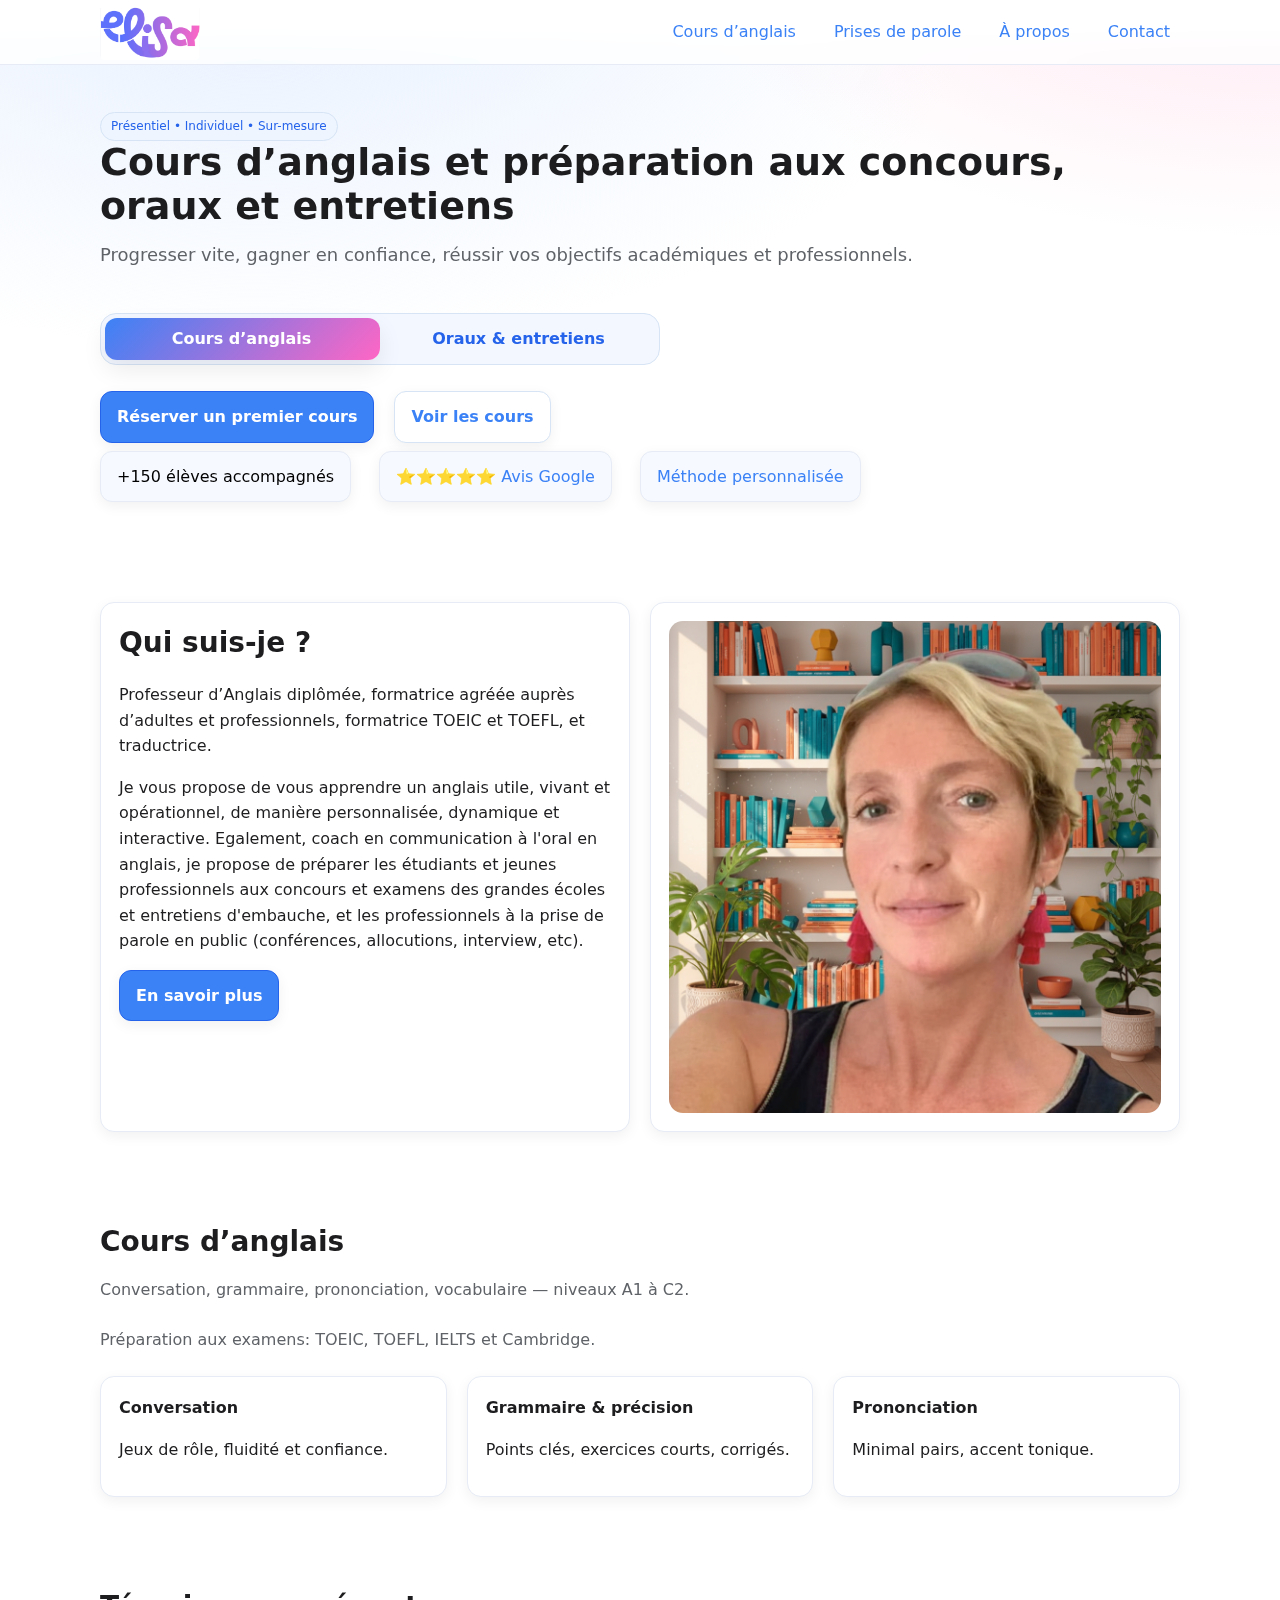
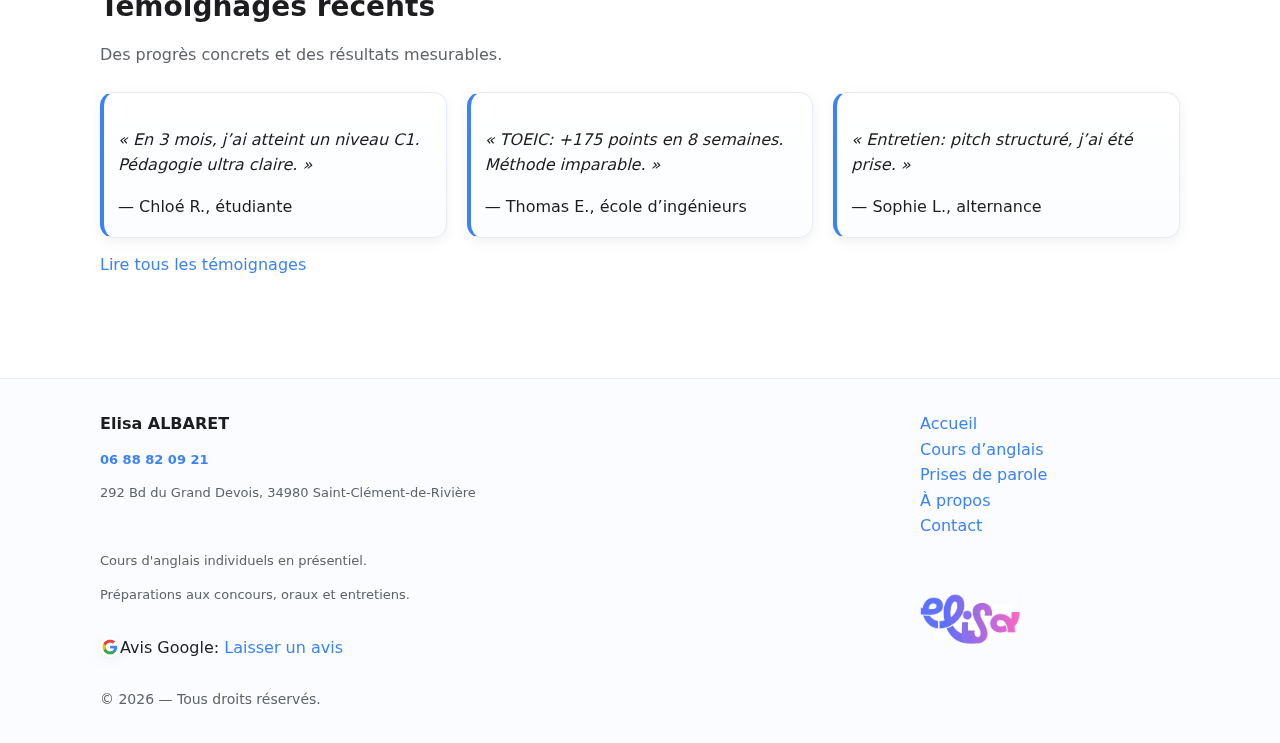
<file: index.html>
<!DOCTYPE html>
<html lang="fr">
<head>
	<meta charset="utf-8" />
	<meta name="viewport" content="width=device-width, initial-scale=1" />
	<title>Elisa Albaret — Cours d’anglais & Préparation concours/oraux</title>
	<meta name="description" content="Cours d’anglais individuels en présentiel et préparation TOEIC/IELTS/TOEFL/entretiens. Méthode personnalisée, résultats mesurables, rendez-vous en ligne." />
	<link rel="stylesheet" href="assets/css/styles.css" />
	<link rel="icon" type="image/x-icon" href="/assets/img/logo_elisa.ico">
</head>
<body>
	<div id="header-container"></div>

	<main>
		<section class="hero">
			<div class="container">
				<span class="badge">Présentiel • Individuel • Sur-mesure</span>
				<h1>Cours d’anglais et préparation aux concours, oraux et entretiens</h1>
				<p class="lead">Progresser vite, gagner en confiance, réussir vos objectifs académiques et professionnels.</p>

				<!-- Segmented control -->
				<div class="segmented two" data-index="0" id="rubrique-toggle" style="margin: 20px 0 20px;">
					<div class="thumb" aria-hidden="true"></div>
					<div class="option" data-value="anglais" data-active="true"><center>Cours d’anglais</center></div>
					<div class="option" data-value="prepa"><center>Oraux & entretiens</center></div>
				</div>

				<!-- Dynamic CTAs -->
				<div style="display:flex; gap:20px; flex-wrap:wrap; margin: 6px 0 8px;">
					<a class="btn" id="cta-primary" href="contact.html#rdv">Réserver un premier cours</a>
					<a class="btn secondary" id="cta-secondary" href="cours.html">Voir les cours</a>
					<a class="btn accent" id="cta-accent" href="preparations.html" style="display:none;">Voir les préparations</a>
				</div>

				<div class="kpis" style="margin:6px 0 8px;">
					<div class="kpi">+150 élèves accompagnés</div>
					<div class="kpi"><a href="https://www.google.com/search?sca_esv=fbce5c1644a5d5c8&si=AMgyJEtREmoPL4P1I5IDCfuA8gybfVI2d5Uj7QMwYCZHKDZ-EwGjvcR7T1i_JDol5vLgaKh9hWUkOuLYsy23uDNtzSNn8d0qMjeaIEWNNeAm3fAe1QrnFc1Xk3sc62u5HCaB3emowBCpO6vFuKvtm3jjtkMefjaejQ%3D%3D&q=Albaret+Elisabeth+Reviews&sa=X&ved=2ahUKEwjDrauV3c6QAxXmMfsDHbOoFN0Q0bkNegQIIxAE&biw=1430&bih=788&dpr=2#lrd=" rel="noopener" target="_blank">⭐⭐⭐⭐⭐ Avis Google</a></div>
					<div class="kpi"><a href="https://www.google.com/search?sca_esv=fbce5c1644a5d5c8&si=AMgyJEtREmoPL4P1I5IDCfuA8gybfVI2d5Uj7QMwYCZHKDZ-EwGjvcR7T1i_JDol5vLgaKh9hWUkOuLYsy23uDNtzSNn8d0qMjeaIEWNNeAm3fAe1QrnFc1Xk3sc62u5HCaB3emowBCpO6vFuKvtm3jjtkMefjaejQ%3D%3D&q=Albaret+Elisabeth+Reviews&sa=X&ved=2ahUKEwjDrauV3c6QAxXmMfsDHbOoFN0Q0bkNegQIIxAE&biw=1430&bih=788&dpr=2#lrd="  rel="noopener" target="_blank">Méthode personnalisée</a></div>
				</div>
			</div>
		</section>

		<section class="section">
			<div class="container grid grid-2">
				<div class="card">
					<h2 class="section-title">Qui suis-je ?</h2>
					<p>Professeur d’Anglais diplômée, formatrice agréée auprès d’adultes et professionnels, formatrice TOEIC et TOEFL, et traductrice.</p>
					<p>Je vous propose de vous apprendre un anglais utile, vivant et opérationnel, de manière personnalisée, dynamique et interactive. Egalement, coach en communication à l'oral en anglais, je propose de préparer les étudiants et jeunes professionnels aux concours et examens des grandes écoles et entretiens d'embauche, et les professionnels à la prise de parole en public (conférences, allocutions, interview, etc).</p>
					<p><a class="btn" href="apropos.html">En savoir plus</a></p>
				</div>
				<div class="card">
					<img src="assets/img/elisa.png" alt="Elisa Albaret" style="width:100%; border-radius:14px;" />
				</div>
			</div>
		</section>

		<section class="section">
			<div class="container">
				<!-- Panels controlled by segmented control -->
				<div id="view-anglais" class="view-panel active">
					<h2 class="section-title">Cours d’anglais</h2>
					<p class="section-subtitle">Conversation, grammaire, prononciation, vocabulaire — niveaux A1 à C2. </p>
					<p class="section-subtitle">Préparation aux examens: TOEIC, TOEFL, IELTS et Cambridge.</p>
					<div class="grid grid-3">
						<div class="card"><strong>Conversation</strong><p>Jeux de rôle, fluidité et confiance.</p></div>
						<div class="card"><strong>Grammaire & précision</strong><p>Points clés, exercices courts, corrigés.</p></div>
						<div class="card"><strong>Prononciation</strong><p>Minimal pairs, accent tonique.</p></div>
					</div>
				</div>

				<div id="view-prepa" class="view-panel">
					<h2 class="section-title">Préparations examens & entretiens</h2>
					<p class="section-subtitle">concours écoles, entretiens académiques et pro.</p>
					<div class="grid grid-3">
						<div class="card"><strong>Examens</strong><p>Stratégies, entraînements chronométrés, corrections.</p></div>
						<div class="card"><strong>Concours</strong><p>Méthode, structure, gestion du temps.</p></div>
						<div class="card"><strong>Entretiens</strong><p>Pitch, STAR, gestion du stress.</p></div>
					</div>
				</div>
			</div>
		</section>

		<section class="section">
			<div class="container">
				<h2 class="section-title">Témoignages récents</h2>
				<p class="section-subtitle">Des progrès concrets et des résultats mesurables.</p>
				<div class="grid grid-3">
					<div class="card testimonial"><p class="quote">« En 3 mois, j’ai atteint un niveau C1. Pédagogie ultra claire. »</p><div>— Chloé R., étudiante</div></div>
					<div class="card testimonial"><p class="quote">« TOEIC: +175 points en 8 semaines. Méthode imparable. »</p><div>— Thomas E., école d’ingénieurs</div></div>
					<div class="card testimonial"><p class="quote">« Entretien: pitch structuré, j’ai été prise. »</p><div>— Sophie L., alternance</div></div>
				</div>
				<p style="margin-top:14px;"><a href="apropos.html#temoignages">Lire tous les témoignages</a></p>
			</div>
		</section>
	</main>

	<div id="footer-container"></div>

	<script type="module" src="assets/js/main.js"></script>
</body>
</html>
</file>
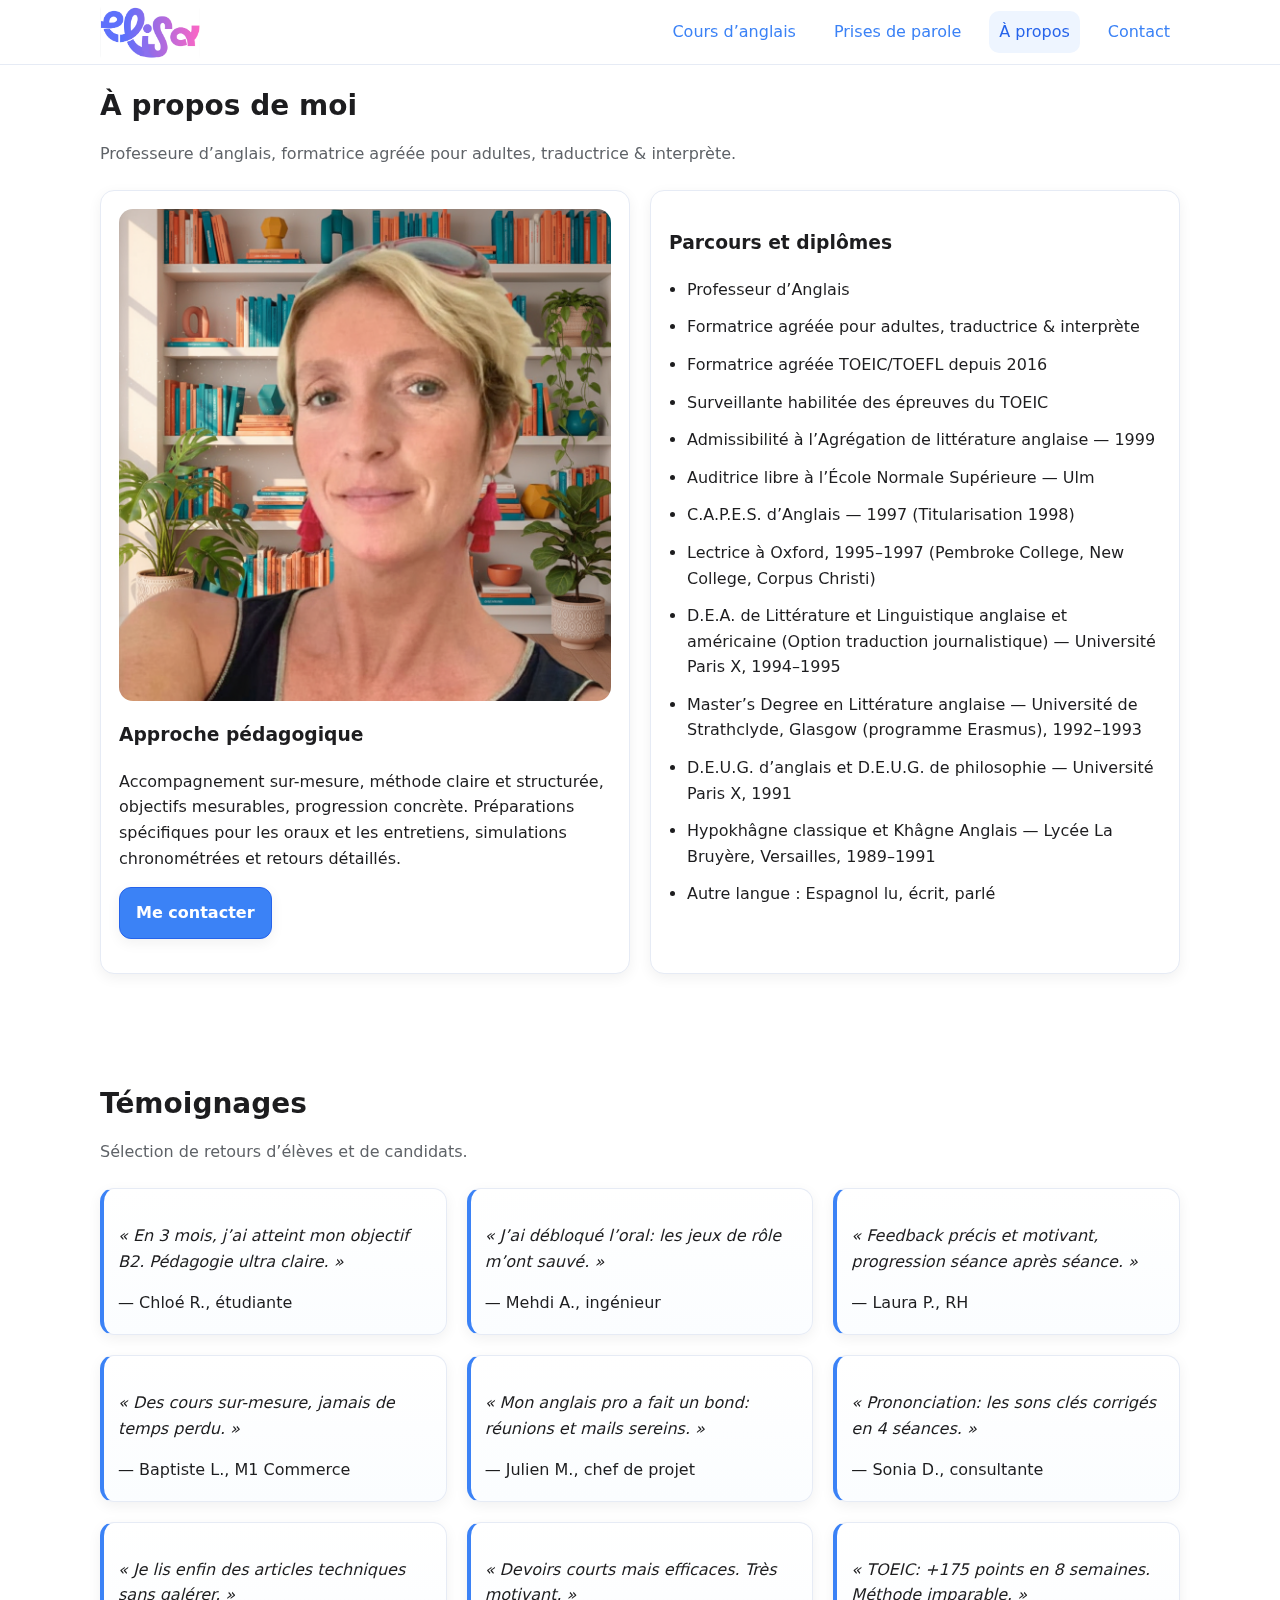
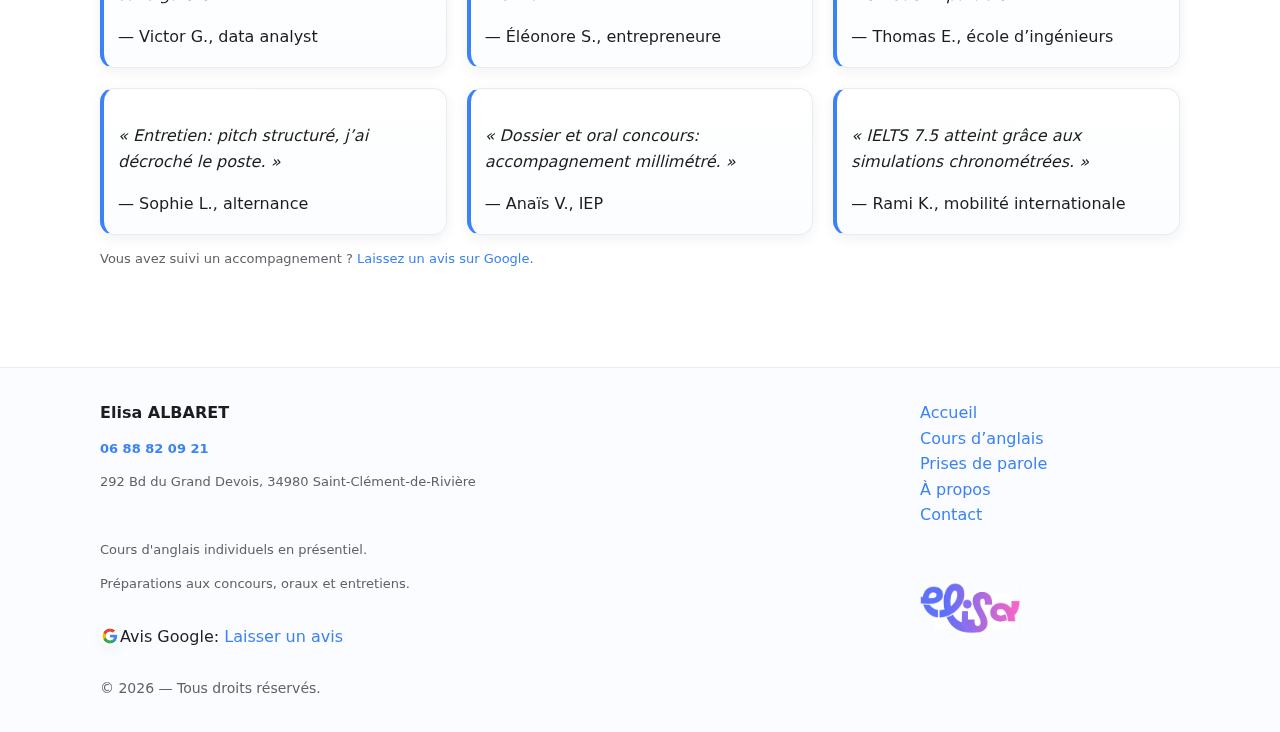
<file: apropos.html>
<!DOCTYPE html>
<html lang="fr">
<head>
	<meta charset="utf-8" />
	<meta name="viewport" content="width=device-width, initial-scale=1" />
	<title>À propos — Elisa Albaret</title>
	<meta name="description" content="Parcours, diplômes et expériences d’Elisabeth Albaret, professeure d’anglais et préparatrice aux oraux et entretiens." />
	<link rel="stylesheet" href="assets/css/styles.css" />
	<link rel="icon" type="image/x-icon" href="/assets/img/logo_elisa.ico">
</head>
<body>
	<div id="header-container"></div>

	<main class="container">
		<section class="section">
			<h1 class="section-title">À propos de moi</h1>
			<p class="section-subtitle">Professeure d’anglais, formatrice agréée pour adultes, traductrice & interprète.</p>
			<div class="grid grid-2">
				<div class="card">
					<img src="assets/img/elisa.png" alt="Elisabeth Albaret" style="width:100%; border-radius:14px;" />
					<h3>Approche pédagogique</h3>
					<p>Accompagnement sur-mesure, méthode claire et structurée, objectifs mesurables, progression concrète. Préparations spécifiques pour les oraux et les entretiens, simulations chronométrées et retours détaillés.</p>
					<p><a class="btn" href="contact.html" style="margin-bottom: 0px;">Me contacter</a></p>
				</div>
				<div class="card">
					<h3>Parcours et diplômes</h3>
					<ul class="list">
						<li>Professeur d’Anglais</li>
						<li>Formatrice agréée pour adultes, traductrice & interprète</li>
						<li>Formatrice agréée TOEIC/TOEFL depuis 2016</li>
						<li>Surveillante habilitée des épreuves du TOEIC</li>
						<li>Admissibilité à l’Agrégation de littérature anglaise — 1999</li>
						<li>Auditrice libre à l’École Normale Supérieure — Ulm</li>
						<li>C.A.P.E.S. d’Anglais — 1997 (Titularisation 1998)</li>
						<li>Lectrice à Oxford, 1995–1997 (Pembroke College, New College, Corpus Christi)</li>
						<li>D.E.A. de Littérature et Linguistique anglaise et américaine (Option traduction journalistique) — Université Paris X, 1994–1995</li>
						<li>Master’s Degree en Littérature anglaise — Université de Strathclyde, Glasgow (programme Erasmus), 1992–1993</li>
						<li>D.E.U.G. d’anglais et D.E.U.G. de philosophie — Université Paris X, 1991</li>
						<li>Hypokhâgne classique et Khâgne Anglais — Lycée La Bruyère, Versailles, 1989–1991</li>
						<li>Autre langue : Espagnol lu, écrit, parlé</li>
					</ul>
				</div>
				
			</div>
		</section>
		<section class="section" id="temoignages">
			<h1 class="section-title" style="margin-top: 20px;">Témoignages</h1>
			<p class="section-subtitle">Sélection de retours d’élèves et de candidats.</p>
			<div class="grid grid-3">
				<div class="card testimonial"><p class="quote">« En 3 mois, j’ai atteint mon objectif B2. Pédagogie ultra claire. »</p><div>— Chloé R., étudiante</div></div>
				<div class="card testimonial"><p class="quote">« J’ai débloqué l’oral: les jeux de rôle m’ont sauvé. »</p><div>— Mehdi A., ingénieur</div></div>
				<div class="card testimonial"><p class="quote">« Feedback précis et motivant, progression séance après séance. »</p><div>— Laura P., RH</div></div>
				<div class="card testimonial"><p class="quote">« Des cours sur-mesure, jamais de temps perdu. »</p><div>— Baptiste L., M1 Commerce</div></div>
				<div class="card testimonial"><p class="quote">« Mon anglais pro a fait un bond: réunions et mails sereins. »</p><div>— Julien M., chef de projet</div></div>
				<div class="card testimonial"><p class="quote">« Prononciation: les sons clés corrigés en 4 séances. »</p><div>— Sonia D., consultante</div></div>
				<div class="card testimonial"><p class="quote">« Je lis enfin des articles techniques sans galérer. »</p><div>— Victor G., data analyst</div></div>
				<div class="card testimonial"><p class="quote">« Devoirs courts mais efficaces. Très motivant. »</p><div>— Éléonore S., entrepreneure</div></div>
				<div class="card testimonial"><p class="quote">« TOEIC: +175 points en 8 semaines. Méthode imparable. »</p><div>— Thomas E., école d’ingénieurs</div></div>
				<div class="card testimonial"><p class="quote">« Entretien: pitch structuré, j’ai décroché le poste. »</p><div>— Sophie L., alternance</div></div>
				<div class="card testimonial"><p class="quote">« Dossier et oral concours: accompagnement millimétré. »</p><div>— Anaïs V., IEP</div></div>
				<div class="card testimonial"><p class="quote">« IELTS 7.5 atteint grâce aux simulations chronométrées. »</p><div>— Rami K., mobilité internationale</div></div>
			</div>
			<p style="margin-top:14px;" class="notice">Vous avez suivi un accompagnement ? <a href="https://www.google.com/search?sca_esv=fbce5c1644a5d5c8&si=AMgyJEtREmoPL4P1I5IDCfuA8gybfVI2d5Uj7QMwYCZHKDZ-EwGjvcR7T1i_JDol5vLgaKh9hWUkOuLYsy23uDNtzSNn8d0qMjeaIEWNNeAm3fAe1QrnFc1Xk3sc62u5HCaB3emowBCpO6vFuKvtm3jjtkMefjaejQ%3D%3D&q=Albaret+Elisabeth+Reviews&sa=X&ved=2ahUKEwjDrauV3c6QAxXmMfsDHbOoFN0Q0bkNegQIIxAE&biw=1430&bih=788&dpr=2#lrd=0x12b6ab04b76c950b:0x17bd686bff9aeab1,3,,,," target="_blank" rel="noopener">Laissez un avis sur Google</a>.</p>
		</section>
	</main>

	<div id="footer-container"></div>

	<script type="module" src="assets/js/main.js"></script>
</body>
</html>
</file>
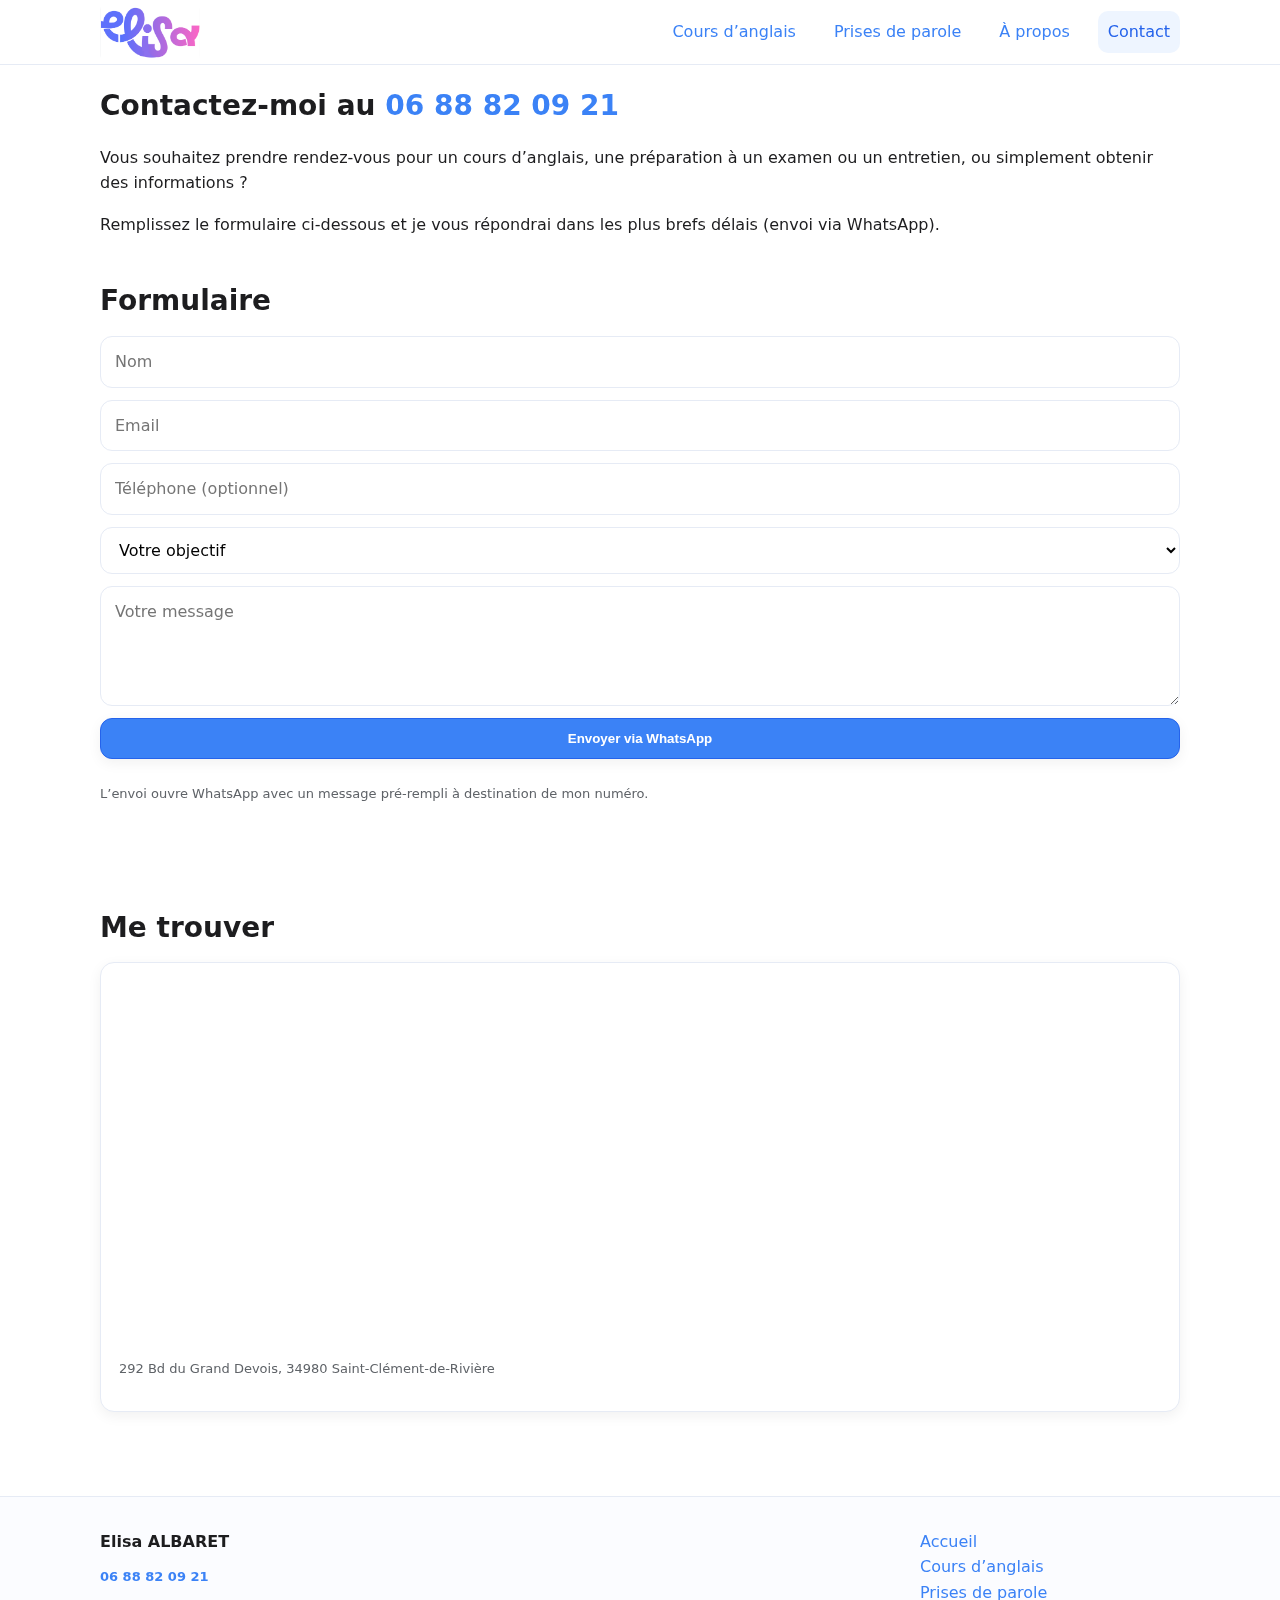
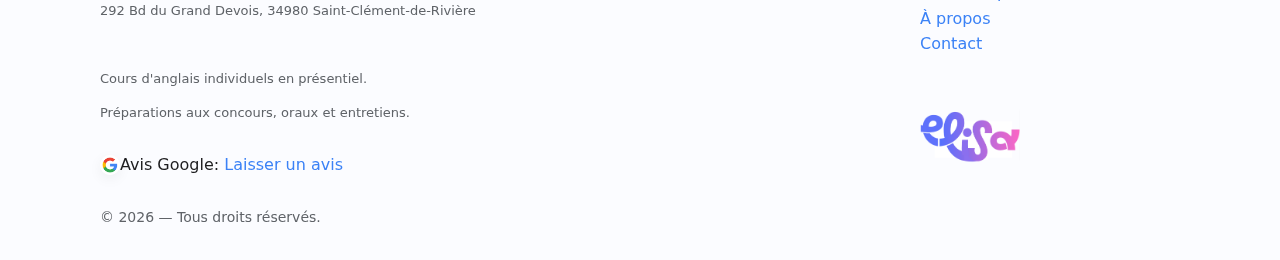
<file: contact.html>
<!DOCTYPE html>
<html lang="fr">
<head>
	<meta charset="utf-8" />
	<meta name="viewport" content="width=device-width, initial-scale=1" />
	<title>Contact — Elisa Albaret</title>
	<meta name="description" content="Contact, prise de rendez-vous, demande d’information et de devis." />
	<link rel="stylesheet" href="assets/css/styles.css" />
	<link rel="icon" type="image/x-icon" href="/assets/img/logo_elisa.ico">
</head>
<body>
	<div id="header-container"></div>

	<main class="container">
		<section class="section">
			<h2 class="section-title">Contactez-moi au <bold><a href="tel:+33688820921">06 88 82 09 21</a></bold></h2>
			<p>Vous souhaitez prendre rendez-vous pour un cours d’anglais, une préparation à un examen ou un entretien, ou simplement obtenir des informations ?</p>
			<p>Remplissez le formulaire ci-dessous et je vous répondrai dans les plus brefs délais (envoi via WhatsApp).<br><br></p>
			
			<h2 class="section-title">Formulaire</h2>
			<form id="contact-form" class="form">
				<input class="input" type="text" name="name" placeholder="Nom" required />
				<input class="input" type="email" name="email" placeholder="Email" required />
				<input class="input" type="tel" name="phone" placeholder="Téléphone (optionnel)" />
				<select class="select" name="objectif" required>
					<option value="" disabled selected>Votre objectif</option>
					<option>Cours d’anglais</option>
					<option>Préparation examen</option>
					<option>Préparation entretien</option>
					<option>Autre</option>
				</select>
				<textarea class="textarea" name="message" placeholder="Votre message" required></textarea>
				<button class="btn" type="submit">Envoyer via WhatsApp</button>
				<p class="notice">L’envoi ouvre WhatsApp avec un message pré-rempli à destination de mon numéro.</p>
			</form>
		</section>

		<section class="section">
			<h2 class="section-title">Me trouver</h2>
			<div class="card">
				<iframe src="https://www.google.com/maps/embed?pb=!1m14!1m8!1m3!1d360.5770121871252!2d3.8502225!3d43.697744!3m2!1i1024!2i768!4f13.1!3m3!1m2!1s0x12b6a9bb5146e71f%3A0xdb38143fc3f1f49d!2s292%20Bd%20du%20Grand%20Devois%2C%2034980%20Saint-Cl%C3%A9ment-de-Rivi%C3%A8re!5e0!3m2!1sfr!2sfr!4v1762248457298!5m2!1sfr!2sfr" width="100%" height="360" style="border:0;" allowfullscreen="" loading="lazy" referrerpolicy="no-referrer-when-downgrade"></iframe>
				<p class="notice" style="margin-top: 10px;">292 Bd du Grand Devois, 34980 Saint-Clément-de-Rivière</p>
			</div>
		</section>
	</main>

	<div id="footer-container"></div>

	<script type="module" src="assets/js/main.js"></script>
</body>
</html>
</file>
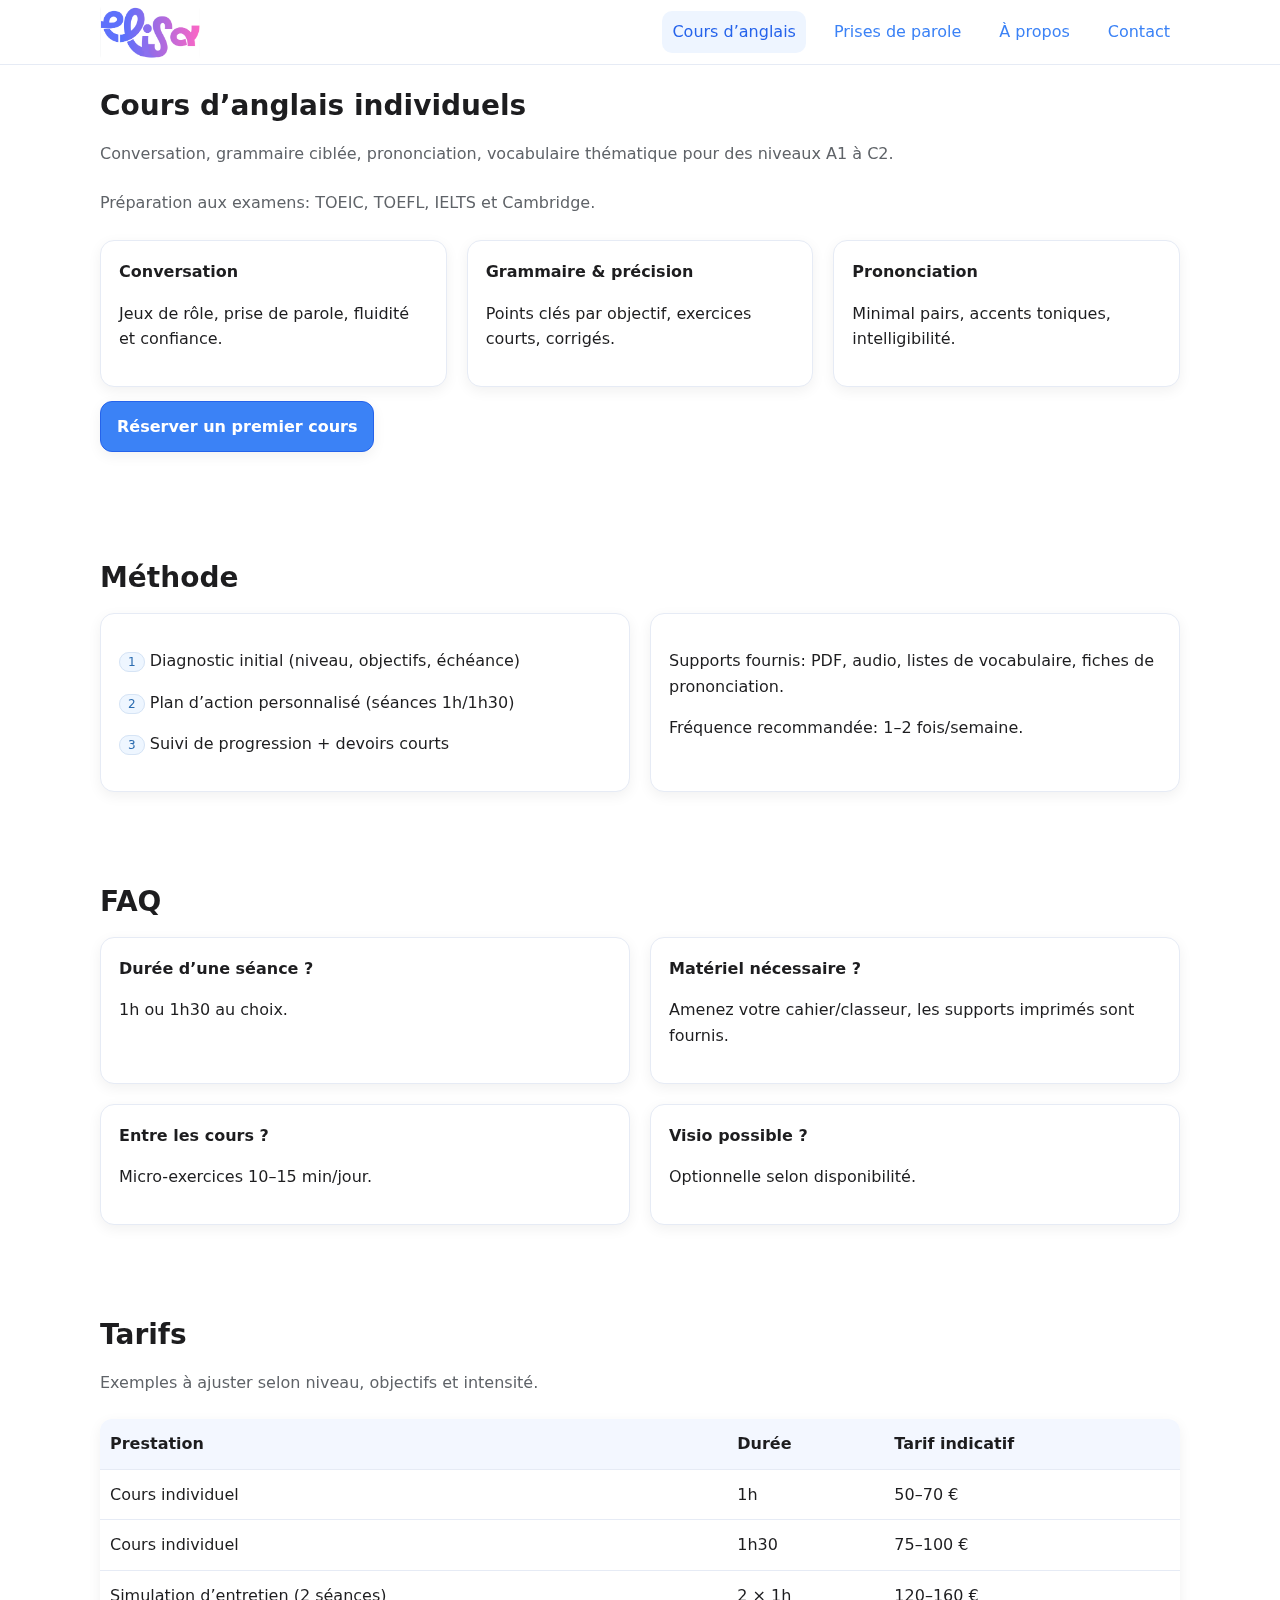
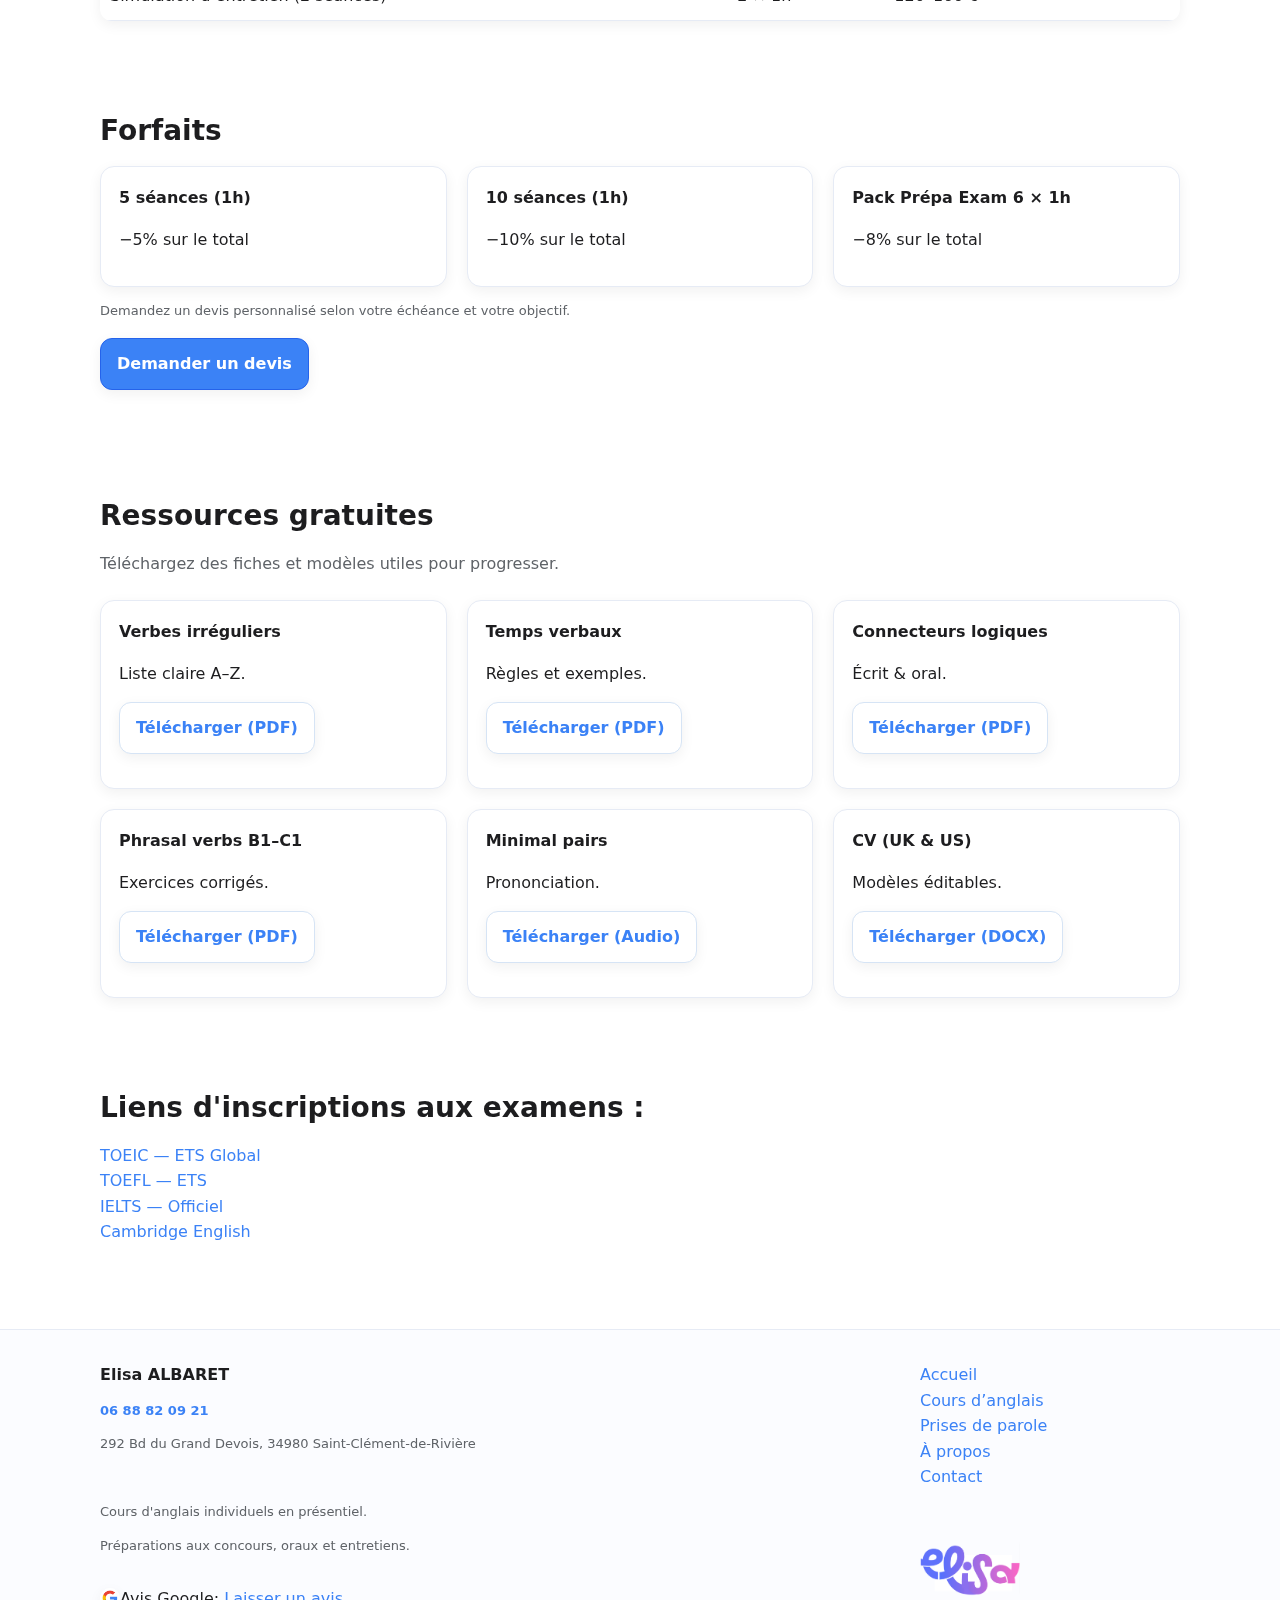
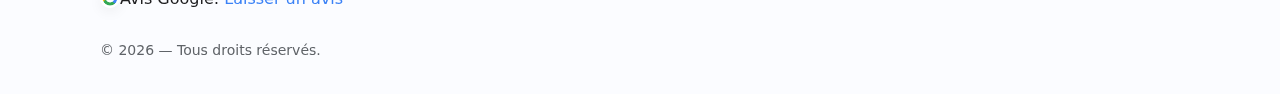
<file: cours.html>
<!DOCTYPE html>
<html lang="fr">
<head>
	<meta charset="utf-8" />
	<meta name="viewport" content="width=device-width, initial-scale=1" />
	<title>Cours d’anglais — Elisabeth Albaret</title>
	<meta name="description" content="Cours d’anglais individuels en présentiel: conversation, grammaire, prononciation, vocabulaire thématique, niveaux A1 à C2." />
	<link rel="stylesheet" href="assets/css/styles.css" />
	<link rel="icon" type="image/x-icon" href="/assets/img/logo_elisa.ico">
</head>
<body>
	<div id="header-container"></div>

	<main class="container">
		<section class="section">
			<h1 class="section-title">Cours d’anglais individuels</h1>
			<p class="section-subtitle">Conversation, grammaire ciblée, prononciation, vocabulaire thématique pour des niveaux A1 à C2. </p>
			<p class="section-subtitle">Préparation aux examens: TOEIC, TOEFL, IELTS et Cambridge.</p>
			<div class="grid grid-3">
				<div class="card"><strong>Conversation</strong><p>Jeux de rôle, prise de parole, fluidité et confiance.</p></div>
				<div class="card"><strong>Grammaire & précision</strong><p>Points clés par objectif, exercices courts, corrigés.</p></div>
				<div class="card"><strong>Prononciation</strong><p>Minimal pairs, accents toniques, intelligibilité.</p></div>
			</div>
			<p style="margin-top:14px;"><a class="btn" href="contact.html#rdv">Réserver un premier cours</a></p>
		</section>

		<section class="section">
			<h2 class="section-title">Méthode</h2>
			<div class="grid grid-2">
				<div class="card">
					<p><span class="tag">1</span> Diagnostic initial (niveau, objectifs, échéance)</p>
					<p><span class="tag">2</span> Plan d’action personnalisé (séances 1h/1h30)</p>
					<p><span class="tag">3</span> Suivi de progression + devoirs courts</p>
				</div>
				<div class="card">
					<p>Supports fournis: PDF, audio, listes de vocabulaire, fiches de prononciation.</p>
					<p>Fréquence recommandée: 1–2 fois/semaine.</p>
				</div>
			</div>
		</section>

		<section class="section">
			<h2 class="section-title">FAQ</h2>
			<div class="grid grid-2">
				<div class="card"><strong>Durée d’une séance ?</strong><p>1h ou 1h30 au choix.</p></div>
				<div class="card"><strong>Matériel nécessaire ?</strong><p>Amenez votre cahier/classeur, les supports imprimés sont fournis.</p></div>
				<div class="card"><strong>Entre les cours ?</strong><p>Micro-exercices 10–15 min/jour.</p></div>
				<div class="card"><strong>Visio possible ?</strong><p>Optionnelle selon disponibilité.</p></div>
			</div>
		</section>

		<section class="section">
			<h1 class="section-title">Tarifs</h1>
			<p class="section-subtitle">Exemples à ajuster selon niveau, objectifs et intensité.</p>
			<table class="table">
				<thead>
					<tr><th>Prestation</th><th>Durée</th><th>Tarif indicatif</th></tr>
				</thead>
				<tbody>
					<tr><td>Cours individuel</td><td>1h</td><td>50–70 €</td></tr>
					<tr><td>Cours individuel</td><td>1h30</td><td>75–100 €</td></tr>
					<tr><td>Simulation d’entretien (2 séances)</td><td>2 × 1h</td><td>120–160 €</td></tr>
				</tbody>
			</table>
		</section>
		<section class="section">
			<h2 class="section-title">Forfaits</h2>
			<div class="grid grid-3">
				<div class="card"><strong>5 séances (1h)</strong><p>−5% sur le total</p></div>
				<div class="card"><strong>10 séances (1h)</strong><p>−10% sur le total</p></div>
				<div class="card"><strong>Pack Prépa Exam 6 × 1h</strong><p>−8% sur le total</p></div>
			</div>
			<p style="margin-top:14px;" class="notice">Demandez un devis personnalisé selon votre échéance et votre objectif.</p>
			<p><a class="btn" href="contact.html">Demander un devis</a></p>
		</section>
		<section class="section">
			<h1 class="section-title">Ressources gratuites</h1>
			<p class="section-subtitle">Téléchargez des fiches et modèles utiles pour progresser.</p>
			<div class="grid grid-3">
				<div class="card"><strong>Verbes irréguliers</strong><p>Liste claire A–Z.</p><p><a class="btn secondary" data-resource-download data-href="../assets/ressources/INTRODUCING_YOURSELF.pdf" href="../assets/ressources/INTRODUCING_YOURSELF.pdf" target="_blank">Télécharger (PDF)</a></p></div>
				<div class="card"><strong>Temps verbaux</strong><p>Règles et exemples.</p><p><a class="btn secondary" data-resource-download data-href="#" href="#" target="_blank">Télécharger (PDF)</a></p></div>
				<div class="card"><strong>Connecteurs logiques</strong><p>Écrit & oral.</p><p><a class="btn secondary" data-resource-download data-href="#" href="#" target="_blank">Télécharger (PDF)</a></p></div>
				<div class="card"><strong>Phrasal verbs B1–C1</strong><p>Exercices corrigés.</p><p><a class="btn secondary" data-resource-download data-href="#" href="#" target="_blank">Télécharger (PDF)</a></p></div>
				<div class="card"><strong>Minimal pairs</strong><p>Prononciation.</p><p><a class="btn secondary" data-resource-download data-href="#" href="#" target="_blank">Télécharger (Audio)</a></p></div>
				<div class="card"><strong>CV (UK & US)</strong><p>Modèles éditables.</p><p><a class="btn secondary" data-resource-download data-href="#" href="#" target="_blank">Télécharger (DOCX)</a></p></div>
			</div>
		</section>
		<section class="section">
			<h2 class="section-title">Liens d'inscriptions aux examens : </h2>
			<div>
				<div><a href="https://www.etsglobal.org/fr/fr" target="_blank" rel="noopener">TOEIC — ETS Global</a></div>
				<div><a href="https://www.ets.org/toefl" target="_blank" rel="noopener">TOEFL — ETS</a></div>
				<div><a href="https://www.ielts.org/" target="_blank" rel="noopener">IELTS — Officiel</a></div>
				<div><a href="https://www.cambridgeenglish.org/" target="_blank" rel="noopener">Cambridge English</a></div>
			</div>
		</section>
	</main>

	<div id="footer-container"></div>

	<script type="module" src="assets/js/main.js"></script>
</body>
</html>
</file>
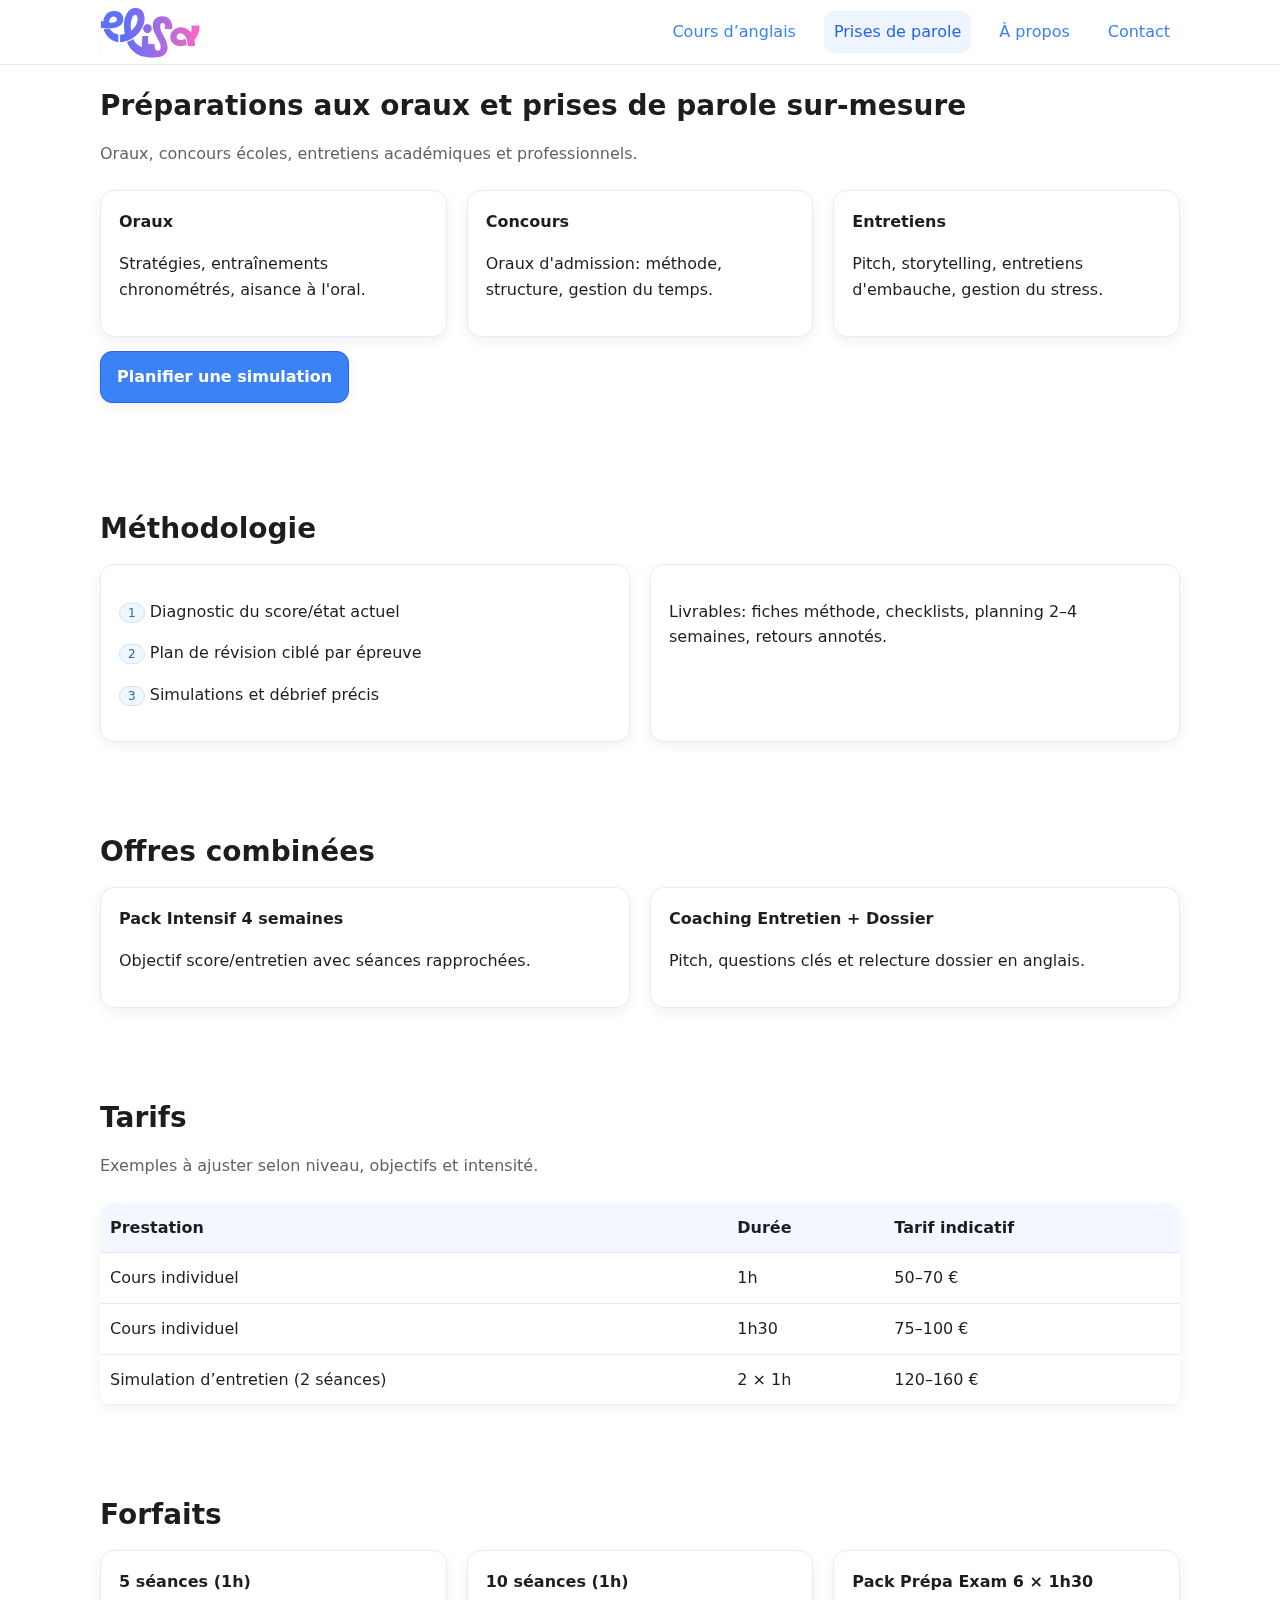
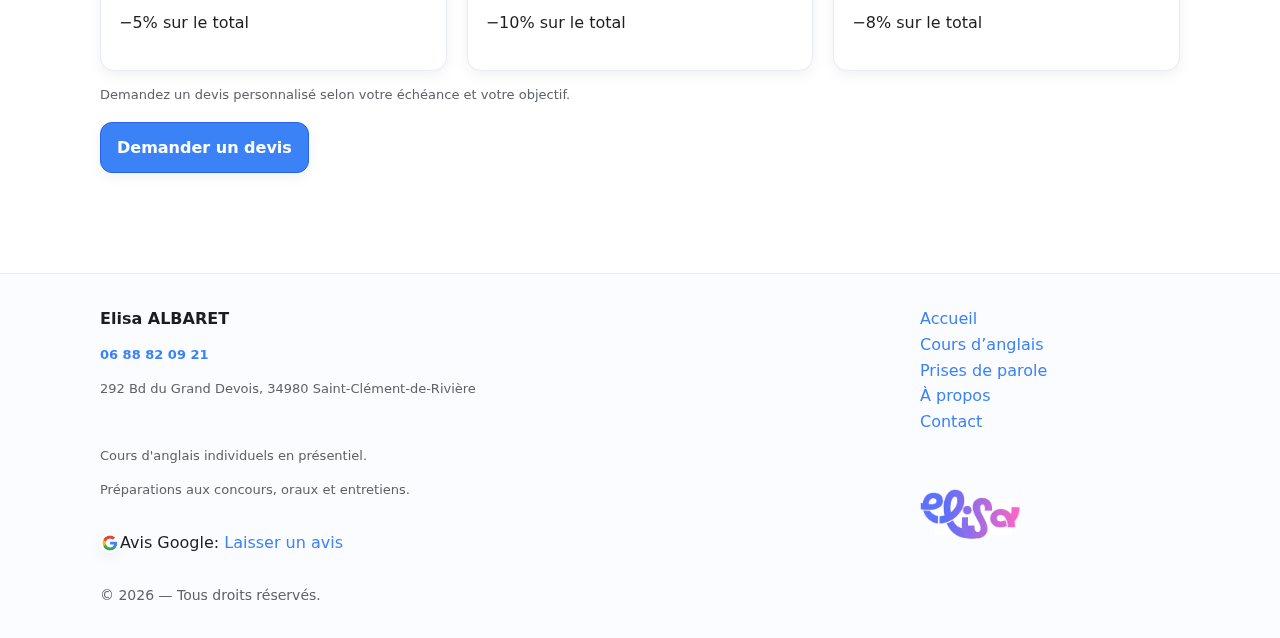
<file: preparations.html>
<!DOCTYPE html>
<html lang="fr">
<head>
	<meta charset="utf-8" />
	<meta name="viewport" content="width=device-width, initial-scale=1" />
	<title>Préparations concours, examens et entretiens — Elisa Albaret</title>
	<meta name="description" content="Préparation TOEIC, TOEFL, IELTS, Cambridge, concours écoles, entretiens académiques et professionnels. Coaching et packs intensifs." />
	<link rel="stylesheet" href="assets/css/styles.css" />
	<link rel="icon" type="image/x-icon" href="/assets/img/logo_elisa.ico">
</head>
<body>
	<div id="header-container"></div>

	<main class="container">
		<section class="section">
			<h1 class="section-title">Préparations aux oraux et prises de parole sur-mesure</h1>
			<p class="section-subtitle">Oraux, concours écoles, entretiens académiques et professionnels.</p>
			<div class="grid grid-3">
				<div class="card"><strong>Oraux</strong><p>Stratégies, entraînements chronométrés, aisance à l'oral.</p></div>
				<div class="card"><strong>Concours</strong><p>Oraux d'admission: méthode, structure, gestion du temps.</p></div>
				<div class="card"><strong>Entretiens</strong><p>Pitch, storytelling, entretiens d'embauche, gestion du stress.</p></div>
			</div>
			<p style="margin-top:14px;"><a class="btn" href="contact.html#rdv">Planifier une simulation</a></p>
		</section>

		<section class="section">
			<h2 class="section-title">Méthodologie</h2>
			<div class="grid grid-2">
				<div class="card">
					<p><span class="tag">1</span> Diagnostic du score/état actuel</p>
					<p><span class="tag">2</span> Plan de révision ciblé par épreuve</p>
					<p><span class="tag">3</span> Simulations et débrief précis</p>
				</div>
				<div class="card">
					<p>Livrables: fiches méthode, checklists, planning 2–4 semaines, retours annotés.</p>
				</div>
			</div>
		</section>

		<section class="section">
			<h2 class="section-title">Offres combinées</h2>
			<div class="grid grid-2">
				<div class="card"><strong>Pack Intensif 4 semaines</strong><p>Objectif score/entretien avec séances rapprochées.</p></div>
				<div class="card"><strong>Coaching Entretien + Dossier</strong><p>Pitch, questions clés et relecture dossier en anglais.</p></div>
			</div>
		</section>
		<section class="section">
			<h1 class="section-title">Tarifs</h1>
			<p class="section-subtitle">Exemples à ajuster selon niveau, objectifs et intensité.</p>
			<table class="table">
				<thead>
					<tr><th>Prestation</th><th>Durée</th><th>Tarif indicatif</th></tr>
				</thead>
				<tbody>
					<tr><td>Cours individuel</td><td>1h</td><td>50–70 €</td></tr>
					<tr><td>Cours individuel</td><td>1h30</td><td>75–100 €</td></tr>
					<tr><td>Simulation d’entretien (2 séances)</td><td>2 × 1h</td><td>120–160 €</td></tr>
				</tbody>
			</table>
		</section>
		<section class="section">
			<h2 class="section-title">Forfaits</h2>
			<div class="grid grid-3">
				<div class="card"><strong>5 séances (1h)</strong><p>−5% sur le total</p></div>
				<div class="card"><strong>10 séances (1h)</strong><p>−10% sur le total</p></div>
				<div class="card"><strong>Pack Prépa Exam 6 × 1h30</strong><p>−8% sur le total</p></div>
			</div>
			<p style="margin-top:14px;" class="notice">Demandez un devis personnalisé selon votre échéance et votre objectif.</p>
			<p><a class="btn" href="contact.html">Demander un devis</a></p>
		</section>
	</main>

	<div id="footer-container"></div>

	<script type="module" src="assets/js/main.js"></script>
</body>
</html>
</file>
<file: assets/css/styles.css>
/* Base theme variables */
:root {
  --color-bg: #ffffff;
  --color-text: #1d1d1f;
  --color-muted: #5f6368;
  --color-primary: #3b82f6; /* light blue */
  --color-primary-600: #2563eb;
  --color-accent: #ff66c4; /* fuchsia */
  --color-accent-600: #c2185b;
  --surface: #ffffff;
  --surface-2: #f6f9ff;
  --border: #e6ebf5;
  --max-w: 1120px;
  --shadow-1: 0 4px 14px rgba(2, 6, 23, 0.06);
  --shadow-2: 0 10px 24px rgba(2, 6, 23, 0.08);
}
li {
  padding-bottom: 12px;
}

* { box-sizing: border-box; }

html, body {
  margin: 0;
  margin-top: 20px;
  padding: 0;
  font-family: system-ui, -apple-system, Segoe UI, Roboto, Helvetica, Arial, sans-serif;
  color: var(--color-text);
  background: var(--color-bg);
  line-height: 1.6;
}

img { max-width: 100%; display: block; }

a { color: var(--color-primary); text-decoration: none; }

a:hover { text-decoration: underline; }

.container { width: 100%; max-width: var(--max-w); margin: 0 auto; padding: 0 20px; }

/* Header */
header {
  position: fixed; top: 0; left: 0; right: 0; z-index: 50;
  background: rgba(255, 255, 255, 0.8);
  -webkit-backdrop-filter: saturate(180%) blur(10px);
  backdrop-filter: saturate(180%) blur(10px);
  border-bottom: 1px solid var(--border);
}

.navbar { display: flex; align-items: center; justify-content: space-between; height: 64px; }
.brand { display: flex; align-items: center; gap: 12px; }
/* old .brand-logo kept for backward-compat but unused */
.brand-logo { width: 36px; height: 36px; border-radius: 10px; background: linear-gradient(135deg, var(--color-primary), var(--color-accent)); box-shadow: var(--shadow-1); }
.brand-photo { width: 100px; height: 55px; border-radius: 5px; object-fit: cover;  }
.brand-photo-google { width: 20px; height: 20px; border-radius: 999px; object-fit: cover; box-shadow: var(--shadow-1); border: 2px solid #fff; }
.brand-photo-footer { width: 100px; height: 55px; border-radius: 5px; object-fit: cover;  }
.brand-name { font-weight: 800; letter-spacing: 0.2px; color: black; }

.nav-links { display: flex; align-items: center; gap: 18px; }
.nav-links a { padding: 8px 10px; border-radius: 10px; transition: background .2s ease, color .2s ease; }
.nav-links a:hover { background: #eef5ff; text-decoration: none; }
.nav-links a.active { background: #eef5ff; color: var(--color-primary-600); }

.nav-toggle { display: none; background: transparent; border: 0; width: 40px; height: 40px; font-size: 20px; }

/* Hero */
.hero {
  padding: 72px 0 48px;
  background: radial-gradient(1200px 600px at 20% -10%, #e8f1ff 0%, rgba(232,241,255,0) 60%),
              radial-gradient(1000px 500px at 100% -20%, #ffe6f1 0%, rgba(255,230,241,0) 60%);
}

.hero h1 { font-size: 38px; line-height: 1.15; margin: 0 0 12px 0; }
.hero p.lead { font-size: 18px; color: var(--color-muted); margin: 0 0 24px 0; }

/* Buttons */
.btn { display: inline-block; padding: 12px 16px; border-radius: 12px; background: var(--color-primary); color: #fff; font-weight: 700; border: 1px solid var(--color-primary-600); box-shadow: var(--shadow-1); transition: transform .15s ease, box-shadow .2s ease, background .2s ease; }
.btn:hover { transform: translateY(-1px); box-shadow: var(--shadow-2); text-decoration: none; }
.btn.secondary { background: #fff; color: var(--color-primary); border-color: #d6e4f5; }
.btn.accent { background: var(--color-accent); border-color: var(--color-accent-600); }

/* Sections and cards */
.section { padding: 44px 0; }
.section-title { margin: 0 0 12px 0; font-size: 28px; }
.section-subtitle { color: var(--color-muted); margin: 0 0 24px 0; }

.grid { display: grid; gap: 20px; }
.grid-2 { grid-template-columns: repeat(2, minmax(0, 1fr)); }
.grid-3 { grid-template-columns: repeat(3, minmax(0, 1fr)); }

.card { border: 1px solid var(--border); border-radius: 14px; padding: 18px; background: var(--surface); box-shadow: var(--shadow-1); transition: transform .15s ease, box-shadow .2s ease; }
.card:hover { transform: translateY(-2px); box-shadow: var(--shadow-2); }

.badge { display: inline-block; padding: 4px 10px; border-radius: 999px; font-size: 12px; background: #eef5ff; color: var(--color-primary-600); border: 1px solid #d6e4f5; }

.list { margin: 0; padding-left: 18px; }

.kpis { display: flex; gap: 28px; flex-wrap: wrap; color: black; }
.kpi { padding: 12px 16px; border-radius: 12px; background: var(--surface-2); border: 1px solid var(--border); box-shadow: var(--shadow-1); color: black; }

/* Footer */
footer { border-top: 1px solid var(--border); padding: 32px 0; margin-top: 40px; background: #fbfcff; }
.footer-grid { display: grid; grid-template-columns: 2fr 1fr 1fr; gap: 20px; }
.footer-copy { margin-top: 12px; color: var(--color-muted); font-size: 14px; }

.notice { font-size: 13px; color: var(--color-muted); }
.notice-google { display: inline-block; vertical-align: middle; }
/* Forms */
.form { display: grid; gap: 12px; }
.input, .textarea, .select { width: 100%; padding: 12px 14px; border: 1px solid var(--border); border-radius: 12px; font: inherit; background: #fff; transition: border .2s ease, box-shadow .2s ease; }
.input:focus, .textarea:focus, .select:focus { outline: none; border-color: var(--color-primary); box-shadow: 0 0 0 3px rgba(59,130,246,.15); }
.textarea { min-height: 120px; }

/* Tables */
.table { width: 100%; border-collapse: collapse; overflow: hidden; border-radius: 12px; box-shadow: var(--shadow-1); }
.table th, .table td { text-align: left; border-bottom: 1px solid var(--border); padding: 12px 10px; }
.table thead th { background: #f3f7ff; }

/* Quotes */
.quote { font-style: italic; }
.testimonial { border-left: 4px solid var(--color-primary); padding-left: 14px; background: linear-gradient(180deg, #ffffff, #fbfdff); }

.tag { background: #eef6ff; color: #2b6cb0; border: 1px solid #d6e4f5; padding: 2px 8px; border-radius: 999px; font-size: 12px; }

/* Segmented control */
.segmented {
  position: relative; display: inline-flex; background: #f3f7ff; border: 1px solid #d6e4f5; border-radius: 16px; padding: 4px; gap: 4px; margin: 0 auto;
}
.segmented.two { width: 100%; max-width: 560px; }
.segmented .option { position: relative; z-index: 1; padding: 8px 14px; border-radius: 12px; font-weight: 700; color: var(--color-primary-600); cursor: pointer; user-select: none; white-space: nowrap; flex: 1; text-align: center; }
.segmented .option[data-active="true"] { color: #fff; }
.segmented .thumb { position: absolute; top: 4px; left: 4px; height: calc(100% - 8px); width: calc(50% - 4px); border-radius: 12px; background: linear-gradient(135deg, var(--color-primary), var(--color-accent)); box-shadow: var(--shadow-2); transition: transform .25s ease; will-change: transform; }
.segmented[data-index="1"] .thumb { transform: translateX(calc(100% + 4px)); }

/* Panels toggle */
.view-panel { display: none; }
.view-panel.active { display: block; animation: fadeIn .3s ease both; }
@keyframes fadeIn { from { opacity: 0; transform: translateY(6px); } to { opacity: 1; transform: none; } }

@media (max-width: 960px) {
  .grid-2, .grid-3, .footer-grid { grid-template-columns: 1fr; }
}

@media (max-width: 720px) {
  .nav-links { display: none; }
  .nav-links.open { display: flex; position: absolute; top: 64px; right: 0; left: 0; background: #fff; padding: 12px 20px 18px; border-bottom: 1px solid var(--border); gap: 10px; flex-direction: column; }
  .nav-toggle { display: inline-flex; align-items: center; justify-content: center; }
  .hero h1 { font-size: 28px; }
}
</file>
